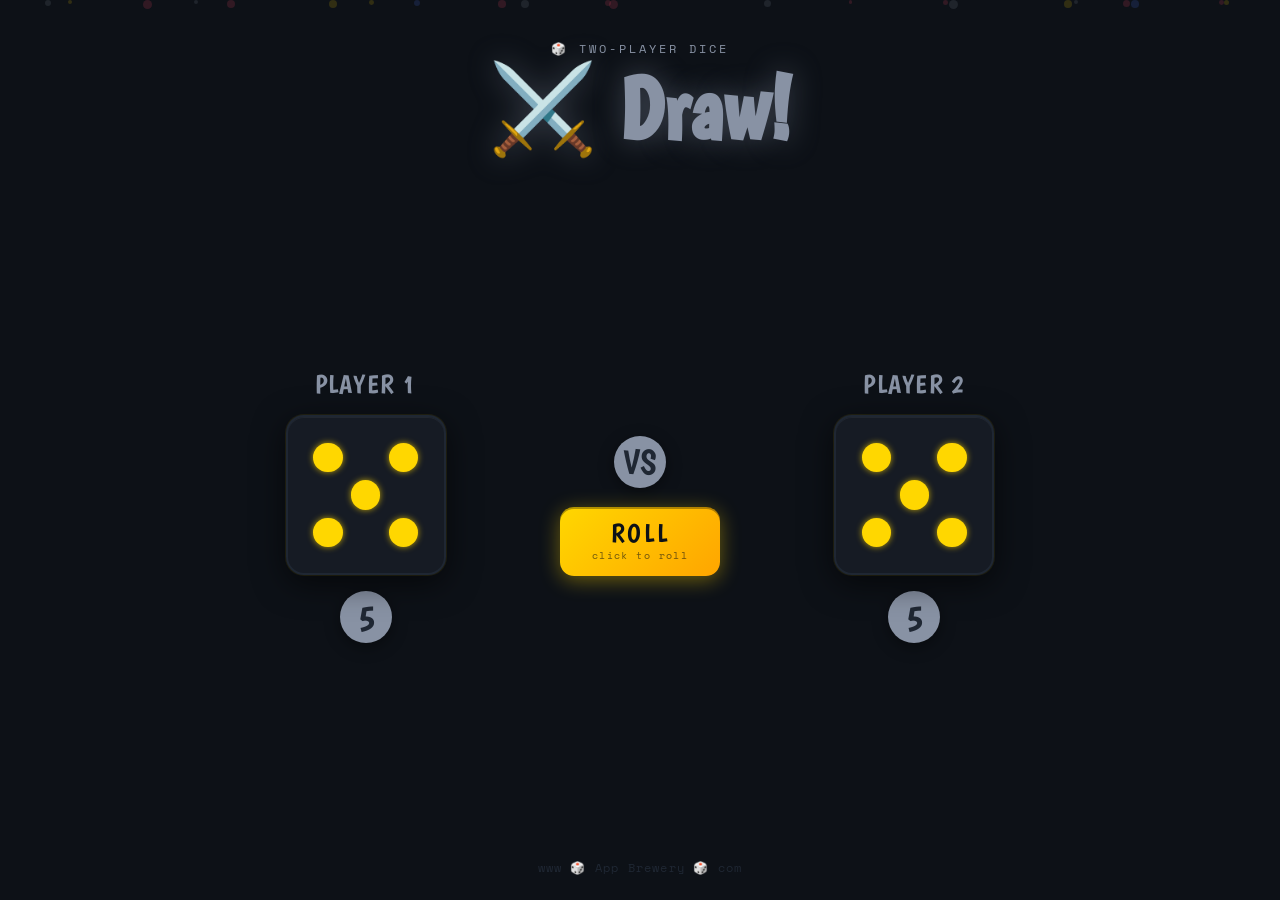
<file: Boss Level Challenge 01 – The Dice Game/index.html>
<!DOCTYPE html>
<html lang="en" dir="ltr">
  <head>
    <meta charset="utf-8" />
    <meta name="viewport" content="width=device-width, initial-scale=1.0" />
    <title>Dicee — Roll to Win</title>
    <link rel="stylesheet" href="styles.css" />
    <link
      href="https://fonts.googleapis.com/css2?family=Boogaloo&family=Space+Mono:wght@400;700&display=swap"
      rel="stylesheet"
    />
  </head>
  <body>
    <!-- Ambient particles -->
    <div class="particles" id="particles"></div>

    <div class="wrapper">
      <header>
        <p class="eyebrow">🎲 Two-Player Dice</p>
        <h1 class="result-title" id="result">Roll the Dice!</h1>
      </header>

      <main class="arena">
        <!-- Player 1 -->
        <div class="player-card" id="card1">
          <div class="player-label">Player 1</div>
          <div class="dice-wrap" id="diceWrap1">
            <div class="dice-face" id="dice1">
              <!-- dots injected by JS -->
            </div>
          </div>
          <div class="score-badge" id="score1">—</div>
        </div>

        <!-- VS divider -->
        <div class="vs-block">
          <span class="vs-text">VS</span>
          <button class="roll-btn" id="rollBtn" onclick="rollDice()">
            <span class="btn-label">ROLL</span>
            <span class="btn-sub">click to roll</span>
          </button>
        </div>

        <!-- Player 2 -->
        <div class="player-card" id="card2">
          <div class="player-label">Player 2</div>
          <div class="dice-wrap" id="diceWrap2">
            <div class="dice-face" id="dice2">
              <!-- dots injected by JS -->
            </div>
          </div>
          <div class="score-badge" id="score2">—</div>
        </div>
      </main>

      <footer>
        <p>www 🎲 App Brewery 🎲 com</p>
      </footer>
    </div>

    <script src="script.js"></script>
  </body>
</html>
</file>
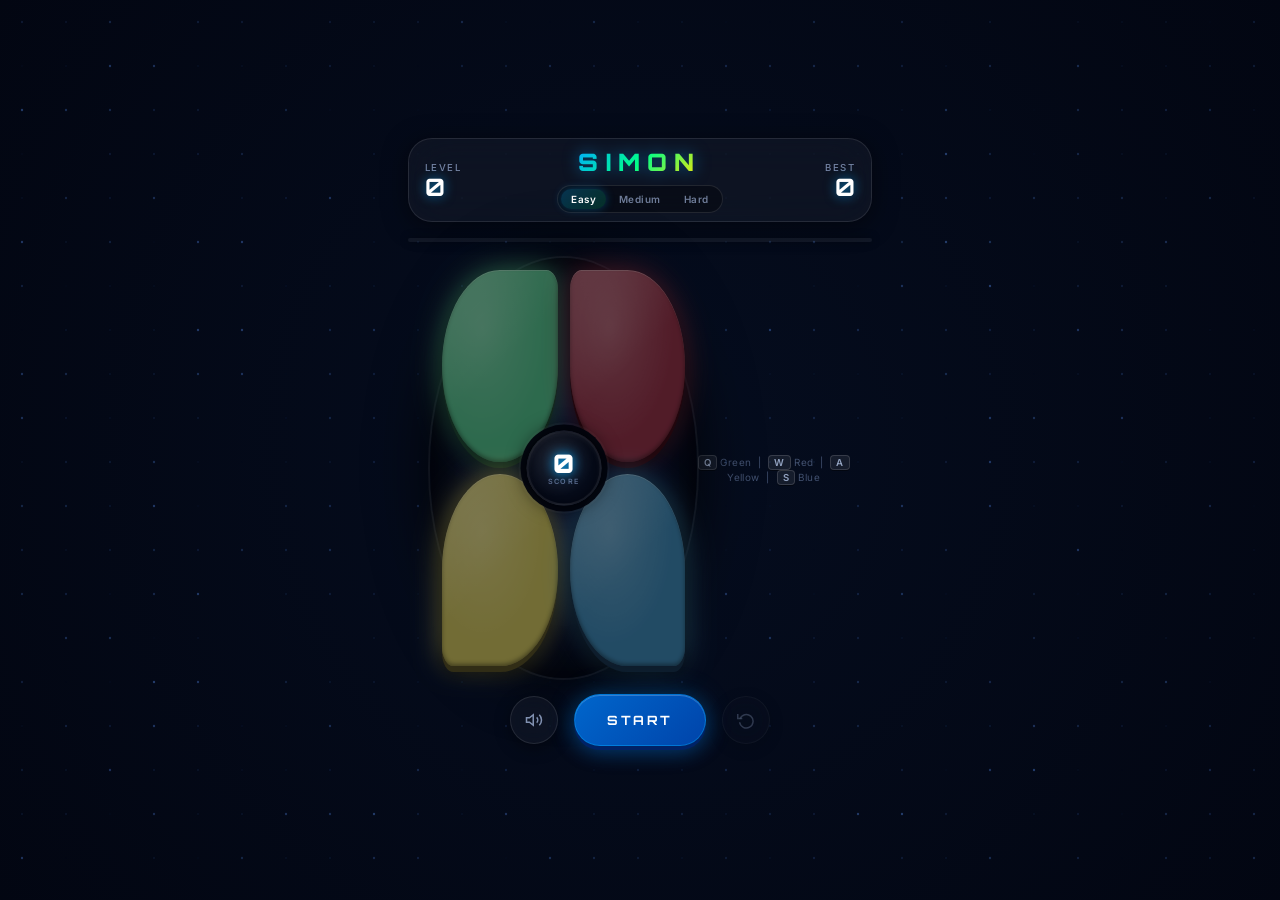
<file: Boss Level Challenge 02 – The Simon Game/index.html>
<!DOCTYPE html>
<html lang="en">
<head>
  <meta charset="UTF-8" />
  <meta name="viewport" content="width=device-width, initial-scale=1.0" />
  <title>Simon Says — Memory Game</title>
  <link rel="preconnect" href="https://fonts.googleapis.com" />
  <link rel="preconnect" href="https://fonts.gstatic.com" crossorigin />
  <link href="https://fonts.googleapis.com/css2?family=Orbitron:wght@400;700;900&family=Inter:wght@300;400;500;600&display=swap" rel="stylesheet" />
  <link rel="stylesheet" href="style.css" />
</head>
<body>

  <!-- Animated background canvas -->
  <canvas id="bg-canvas" aria-hidden="true"></canvas>

  <!-- Confetti container -->
  <div id="confetti-container" aria-hidden="true"></div>

  <!-- ── Main wrapper ── -->
  <div class="app-wrapper">

    <!-- ── Header / HUD ── -->
    <header class="hud" role="banner">
      <div class="hud-stat">
        <span class="hud-label">Level</span>
        <span class="hud-value" id="hud-level">0</span>
      </div>

      <div class="hud-center">
        <h1 class="game-title">SIMON</h1>
        <div class="mode-selector" role="group" aria-label="Difficulty mode">
          <button class="mode-btn active" data-mode="easy"   aria-pressed="true">Easy</button>
          <button class="mode-btn"        data-mode="medium" aria-pressed="false">Medium</button>
          <button class="mode-btn"        data-mode="hard"   aria-pressed="false">Hard</button>
        </div>
      </div>

      <div class="hud-stat">
        <span class="hud-label">Best</span>
        <span class="hud-value" id="hud-best">0</span>
      </div>
    </header>

    <!-- ── Progress bar ── -->
    <div class="progress-track" role="progressbar" aria-valuemin="0" aria-valuemax="100" aria-valuenow="0" aria-label="Round progress">
      <div class="progress-fill" id="progress-fill"></div>
    </div>

    <!-- ── Game board ── -->
    <main class="board-area" role="main">

      <!-- Countdown overlay -->
      <div class="countdown-overlay" id="countdown-overlay" aria-live="assertive" aria-atomic="true" hidden>
        <span class="countdown-digit" id="countdown-digit"></span>
      </div>

      <!-- Game over overlay -->
      <div class="result-overlay" id="result-overlay" hidden>
        <div class="result-card glass-panel">
          <p class="result-emoji" id="result-emoji">💀</p>
          <h2 class="result-heading" id="result-heading">Game Over</h2>
          <p class="result-sub" id="result-sub">You reached <strong id="result-level">0</strong></p>
          <p class="result-best" id="result-best-line" hidden>🏆 New High Score!</p>
          <div class="result-actions">
            <button class="action-btn primary" id="btn-play-again">Play Again</button>
            <button class="action-btn secondary" id="btn-menu">Menu</button>
          </div>
        </div>
      </div>

      <!-- Simon button grid -->
      <div class="simon-ring" role="group" aria-label="Simon game buttons">
        <button
          class="simon-btn" id="btn-green"
          data-color="green"
          aria-label="Green"
          data-key="q"
        ></button>
        <button
          class="simon-btn" id="btn-red"
          data-color="red"
          aria-label="Red"
          data-key="w"
        ></button>
        <button
          class="simon-btn" id="btn-yellow"
          data-color="yellow"
          aria-label="Yellow"
          data-key="a"
        ></button>
        <button
          class="simon-btn" id="btn-blue"
          data-color="blue"
          aria-label="Blue"
          data-key="s"
        ></button>

        <!-- Centre hub -->
        <div class="hub" aria-hidden="true">
          <span class="hub-score" id="hub-score">0</span>
          <span class="hub-label-small">score</span>
        </div>
      </div>

      <!-- Keyboard hint -->
      <p class="key-hint" aria-label="Keyboard shortcuts: Q = Green, W = Red, A = Yellow, S = Blue">
        <kbd>Q</kbd> Green &nbsp;|&nbsp; <kbd>W</kbd> Red &nbsp;|&nbsp; <kbd>A</kbd> Yellow &nbsp;|&nbsp; <kbd>S</kbd> Blue
      </p>

    </main>

    <!-- ── Control bar ── -->
    <footer class="controls" role="contentinfo">
      <button class="ctrl-btn" id="btn-sound" aria-label="Toggle sound" aria-pressed="true" title="Toggle sound">
        <svg class="icon icon-sound-on" viewBox="0 0 24 24" fill="none" stroke="currentColor" stroke-width="2" aria-hidden="true">
          <polygon points="11 5 6 9 2 9 2 15 6 15 11 19 11 5"/>
          <path d="M15.54 8.46a5 5 0 0 1 0 7.07"/>
          <path d="M19.07 4.93a10 10 0 0 1 0 14.14"/>
        </svg>
        <svg class="icon icon-sound-off" viewBox="0 0 24 24" fill="none" stroke="currentColor" stroke-width="2" aria-hidden="true" hidden>
          <polygon points="11 5 6 9 2 9 2 15 6 15 11 19 11 5"/>
          <line x1="23" y1="9" x2="17" y2="15"/><line x1="17" y1="9" x2="23" y2="15"/>
        </svg>
      </button>

      <button class="ctrl-btn primary-ctrl" id="btn-start" aria-label="Start game">
        Start
      </button>

      <button class="ctrl-btn" id="btn-restart" aria-label="Restart game" title="Restart" disabled>
        <svg class="icon" viewBox="0 0 24 24" fill="none" stroke="currentColor" stroke-width="2" aria-hidden="true">
          <polyline points="1 4 1 10 7 10"/>
          <path d="M3.51 15a9 9 0 1 0 .49-4.5"/>
        </svg>
      </button>
    </footer>

  </div><!-- /.app-wrapper -->

  <script src="script.js"></script>
</body>
</html>
</file>
<file: Boss Level Challenge 01 – The Dice Game/styles.css>
/* ── Reset & base ──────────────────────────────────────── */
*, *::before, *::after { box-sizing: border-box; margin: 0; padding: 0; }

:root {
  --navy:   #0D1117;
  --navy2:  #161B24;
  --navy3:  #1F2733;
  --gold:   #FFD700;
  --gold2:  #FFA500;
  --coral:  #FF4D6D;
  --slate:  #8892A4;
  --cream:  #F0EAD6;
  --white:  #FFFFFF;

  --font-display: 'Boogaloo', cursive;
  --font-mono:    'Space Mono', monospace;
}

html { scroll-behavior: smooth; }

body {
  background-color: var(--navy);
  color: var(--cream);
  font-family: var(--font-mono);
  min-height: 100vh;
  overflow-x: hidden;
  position: relative;
}

/* ── Ambient particles ─────────────────────────────────── */
.particles {
  position: fixed;
  inset: 0;
  pointer-events: none;
  z-index: 0;
  overflow: hidden;
}
.particle {
  position: absolute;
  border-radius: 50%;
  opacity: 0.15;
  animation: floatUp linear infinite;
}
@keyframes floatUp {
  0%   { transform: translateY(100vh) scale(0); opacity: 0; }
  10%  { opacity: 0.15; }
  90%  { opacity: 0.1; }
  100% { transform: translateY(-10vh) scale(1); opacity: 0; }
}

/* ── Layout wrapper ────────────────────────────────────── */
.wrapper {
  position: relative;
  z-index: 1;
  min-height: 100vh;
  display: flex;
  flex-direction: column;
  align-items: center;
  justify-content: space-between;
  padding: 2.5rem 1.5rem 1.5rem;
  gap: 1.5rem;
}

/* ── Header ────────────────────────────────────────────── */
header {
  text-align: center;
}

.eyebrow {
  font-family: var(--font-mono);
  font-size: 0.75rem;
  letter-spacing: 0.25em;
  text-transform: uppercase;
  color: var(--slate);
  margin-bottom: 0.5rem;
}

.result-title {
  font-family: var(--font-display);
  font-size: clamp(2.8rem, 8vw, 5.5rem);
  line-height: 1;
  color: var(--cream);
  text-shadow: 0 0 40px rgba(255, 215, 0, 0.25);
  transition: color 0.4s, text-shadow 0.4s;
}

.result-title.win1 {
  color: var(--gold);
  text-shadow: 0 0 60px rgba(255, 215, 0, 0.5), 0 0 100px rgba(255, 165, 0, 0.3);
}
.result-title.win2 {
  color: var(--coral);
  text-shadow: 0 0 60px rgba(255, 77, 109, 0.55), 0 0 100px rgba(255, 77, 109, 0.3);
}
.result-title.draw {
  color: var(--slate);
  text-shadow: 0 0 30px rgba(136, 146, 164, 0.4);
}

/* ── Arena (3-column layout) ───────────────────────────── */
.arena {
  display: flex;
  align-items: center;
  justify-content: center;
  gap: clamp(1.5rem, 5vw, 4rem);
  flex-wrap: wrap;
  width: 100%;
  max-width: 900px;
}

/* ── Player card ───────────────────────────────────────── */
.player-card {
  display: flex;
  flex-direction: column;
  align-items: center;
  gap: 1rem;
  flex: 1;
  min-width: 160px;
  max-width: 260px;
}

.player-label {
  font-family: var(--font-display);
  font-size: 1.6rem;
  letter-spacing: 0.05em;
  color: var(--slate);
  text-transform: uppercase;
}

/* ── Dice container ────────────────────────────────────── */
.dice-wrap {
  width: clamp(110px, 22vw, 160px);
  height: clamp(110px, 22vw, 160px);
  perspective: 600px;
}

.dice-face {
  width: 100%;
  height: 100%;
  background: var(--navy2);
  border-radius: 18px;
  border: 2px solid var(--navy3);
  box-shadow:
    0 0 0 1px rgba(255,215,0,0.08),
    0 8px 32px rgba(0,0,0,0.6),
    inset 0 1px 0 rgba(255,255,255,0.05);
  display: grid;
  grid-template-columns: repeat(3, 1fr);
  grid-template-rows: repeat(3, 1fr);
  padding: 16%;
  gap: 8%;
  transition: transform 0.1s;
  position: relative;
  transform-style: preserve-3d;
}

.dice-face.rolling {
  animation: rollAnim 0.5s ease-out;
}

@keyframes rollAnim {
  0%   { transform: rotateX(0deg)   rotateY(0deg)   scale(1); }
  25%  { transform: rotateX(180deg) rotateY(90deg)  scale(0.85); }
  60%  { transform: rotateX(360deg) rotateY(270deg) scale(1.08); }
  80%  { transform: rotateX(400deg) rotateY(310deg) scale(0.96); }
  100% { transform: rotateX(360deg) rotateY(360deg) scale(1); }
}

/* ── Dots ──────────────────────────────────────────────── */
.dot {
  width: 100%;
  height: 100%;
  border-radius: 50%;
  background: var(--gold);
  box-shadow: 0 0 6px rgba(255, 215, 0, 0.7);
  transition: background 0.3s, box-shadow 0.3s;
  opacity: 0; /* hidden by default; JS makes specific ones visible */
}
.dot.active {
  opacity: 1;
}

/* Winner card highlight */
.player-card.winner .dice-face {
  border-color: var(--gold);
  box-shadow:
    0 0 0 1px rgba(255,215,0,0.4),
    0 8px 48px rgba(255, 215, 0, 0.25),
    inset 0 1px 0 rgba(255,255,255,0.07);
}
.player-card.winner .dot {
  background: var(--gold);
  box-shadow: 0 0 8px rgba(255,215,0,0.9);
}
.player-card.loser .dice-face {
  opacity: 0.55;
}
.player-card.loser .dot {
  background: var(--slate);
  box-shadow: none;
}
.player-card.winner-p2 .dice-face {
  border-color: var(--coral);
  box-shadow:
    0 0 0 1px rgba(255,77,109,0.4),
    0 8px 48px rgba(255, 77, 109, 0.22),
    inset 0 1px 0 rgba(255,255,255,0.07);
}
.player-card.winner-p2 .dot {
  background: var(--coral);
  box-shadow: 0 0 8px rgba(255,77,109,0.9);
}

/* ── Score badge ───────────────────────────────────────── */
.score-badge {
  font-family: var(--font-display);
  font-size: 2.4rem;
  color: var(--navy3);
  background: var(--slate);
  width: 52px;
  height: 52px;
  display: flex;
  align-items: center;
  justify-content: center;
  border-radius: 50%;
  box-shadow: 0 4px 16px rgba(0,0,0,0.4);
  transition: background 0.4s, color 0.4s, box-shadow 0.4s;
}

.player-card.winner .score-badge {
  background: var(--gold);
  color: var(--navy);
  box-shadow: 0 4px 24px rgba(255, 215, 0, 0.5);
}
.player-card.winner-p2 .score-badge {
  background: var(--coral);
  color: var(--white);
  box-shadow: 0 4px 24px rgba(255, 77, 109, 0.5);
}

/* ── VS block ──────────────────────────────────────────── */
.vs-block {
  display: flex;
  flex-direction: column;
  align-items: center;
  gap: 1.2rem;
}

.vs-text {
  font-family: var(--font-display);
  font-size: clamp(1.4rem, 4vw, 2.2rem);
  color: var(--navy3);
  background: var(--slate);
  width: 52px;
  height: 52px;
  border-radius: 50%;
  display: flex;
  align-items: center;
  justify-content: center;
  box-shadow: 0 4px 16px rgba(0,0,0,0.4);
}

/* ── Roll button ───────────────────────────────────────── */
.roll-btn {
  background: linear-gradient(135deg, var(--gold), var(--gold2));
  color: var(--navy);
  border: none;
  border-radius: 14px;
  padding: 0.85rem 2rem;
  cursor: pointer;
  display: flex;
  flex-direction: column;
  align-items: center;
  gap: 0.1rem;
  box-shadow:
    0 4px 20px rgba(255, 215, 0, 0.4),
    0 2px 0 rgba(0,0,0,0.3) inset;
  transition: transform 0.15s, box-shadow 0.15s;
}
.roll-btn:hover {
  transform: translateY(-2px);
  box-shadow: 0 8px 32px rgba(255, 215, 0, 0.55), 0 2px 0 rgba(0,0,0,0.3) inset;
}
.roll-btn:active {
  transform: translateY(1px) scale(0.97);
  box-shadow: 0 2px 8px rgba(255, 215, 0, 0.3);
}

.btn-label {
  font-family: var(--font-display);
  font-size: 1.6rem;
  letter-spacing: 0.1em;
  line-height: 1;
}
.btn-sub {
  font-family: var(--font-mono);
  font-size: 0.6rem;
  letter-spacing: 0.15em;
  opacity: 0.6;
}

/* ── Footer ────────────────────────────────────────────── */
footer {
  text-align: center;
  color: var(--navy3);
  font-size: 0.75rem;
  letter-spacing: 0.1em;
  font-family: var(--font-mono);
}

/* ── Responsive ────────────────────────────────────────── */
@media (max-width: 520px) {
  .arena { gap: 1rem; }
  .vs-block { flex-direction: row; gap: 0.8rem; }
  .vs-text  { width: 36px; height: 36px; font-size: 1rem; }
}

@media (prefers-reduced-motion: reduce) {
  .dice-face.rolling { animation: none; }
  .particle          { animation: none; }
}
</file>
<file: Boss Level Challenge 02 – The Simon Game/style.css>
/* ============================================================
   SIMON SAYS — Premium Arcade CSS
   Design tokens → layout → components → animations → responsive
   ============================================================ */

/* ── 1. Design Tokens ─────────────────────────────────────── */
:root {
  /* Neon palette */
  --neon-green:   #00ff88;
  --neon-red:     #ff2255;
  --neon-yellow:  #ffe600;
  --neon-blue:    #00aaff;

  /* Button base colours (darker, lit by glow) */
  --btn-green:    #00c96a;
  --btn-red:      #cc1a44;
  --btn-yellow:   #ccb800;
  --btn-blue:     #0088dd;

  /* Button pressed colours */
  --btn-green-lit:  #aaffcc;
  --btn-red-lit:    #ffaabb;
  --btn-yellow-lit: #fff6aa;
  --btn-blue-lit:   #aaddff;

  /* Surfaces */
  --bg-void:      #020510;
  --glass-bg:     rgba(255, 255, 255, 0.04);
  --glass-border: rgba(255, 255, 255, 0.10);
  --glass-shine:  rgba(255, 255, 255, 0.07);

  /* Typography */
  --font-display: 'Orbitron', sans-serif;
  --font-body:    'Inter', sans-serif;

  /* Spacing */
  --gap-xs: 4px;
  --gap-sm: 8px;
  --gap-md: 16px;
  --gap-lg: 32px;
  --gap-xl: 48px;

  /* Radii */
  --r-sm: 8px;
  --r-md: 16px;
  --r-lg: 24px;
  --r-full: 9999px;

  /* Transitions */
  --ease-snap: cubic-bezier(0.175, 0.885, 0.32, 1.275);
  --ease-out:  cubic-bezier(0.22, 1, 0.36, 1);
  --t-fast: 80ms;
  --t-med:  200ms;
  --t-slow: 400ms;
}

/* ── 2. Reset & Base ──────────────────────────────────────── */
*, *::before, *::after { box-sizing: border-box; margin: 0; padding: 0; }

html {
  height: 100%;
  font-size: 16px;
}

body {
  min-height: 100%;
  background: var(--bg-void);
  color: #e0e8ff;
  font-family: var(--font-body);
  display: flex;
  align-items: center;
  justify-content: center;
  overflow: hidden;
  user-select: none;
  -webkit-tap-highlight-color: transparent;
}

button {
  font-family: inherit;
  cursor: pointer;
  border: none;
  outline: none;
  background: none;
}

button:focus-visible {
  outline: 2px solid var(--neon-blue);
  outline-offset: 3px;
}

/* ── 3. Animated Background Canvas ───────────────────────── */
#bg-canvas {
  position: fixed;
  inset: 0;
  width: 100%;
  height: 100%;
  z-index: 0;
  pointer-events: none;
}

/* ── 4. Confetti Layer ────────────────────────────────────── */
#confetti-container {
  position: fixed;
  inset: 0;
  pointer-events: none;
  z-index: 999;
  overflow: hidden;
}

.confetti-piece {
  position: absolute;
  top: -20px;
  width: 10px;
  height: 10px;
  border-radius: 2px;
  animation: confetti-fall linear forwards;
}

@keyframes confetti-fall {
  0%   { transform: translateY(0) rotate(0deg) scaleX(1);   opacity: 1; }
  80%  { opacity: 1; }
  100% { transform: translateY(110vh) rotate(720deg) scaleX(-1); opacity: 0; }
}

/* ── 5. App Wrapper ───────────────────────────────────────── */
.app-wrapper {
  position: relative;
  z-index: 1;
  width: min(480px, 96vw);
  display: flex;
  flex-direction: column;
  align-items: center;
  gap: var(--gap-md);
  padding: var(--gap-md) var(--gap-sm) var(--gap-lg);
}

/* ── 6. Glassmorphism Utility ─────────────────────────────── */
.glass-panel {
  background: var(--glass-bg);
  backdrop-filter: blur(18px) saturate(160%);
  -webkit-backdrop-filter: blur(18px) saturate(160%);
  border: 1px solid var(--glass-border);
  border-radius: var(--r-lg);
  box-shadow:
    0 0 0 1px var(--glass-shine) inset,
    0 8px 32px rgba(0, 0, 0, 0.6),
    0 2px 8px rgba(0, 0, 0, 0.4);
}

/* ── 7. HUD Header ────────────────────────────────────────── */
.hud {
  width: 100%;
  display: grid;
  grid-template-columns: 1fr auto 1fr;
  align-items: center;
  gap: var(--gap-sm);
  padding: var(--gap-sm) var(--gap-md);
  background: var(--glass-bg);
  backdrop-filter: blur(20px);
  -webkit-backdrop-filter: blur(20px);
  border: 1px solid var(--glass-border);
  border-radius: var(--r-lg);
  box-shadow: 0 4px 24px rgba(0,0,0,0.5);
}

.hud-stat {
  display: flex;
  flex-direction: column;
  align-items: center;
  gap: 2px;
}

.hud-stat:first-child { align-items: flex-start; }
.hud-stat:last-child  { align-items: flex-end; }

.hud-label {
  font-family: var(--font-body);
  font-size: 0.6rem;
  font-weight: 500;
  letter-spacing: 0.15em;
  text-transform: uppercase;
  color: rgba(160, 180, 220, 0.7);
}

.hud-value {
  font-family: var(--font-display);
  font-size: 1.5rem;
  font-weight: 700;
  color: #fff;
  text-shadow: 0 0 12px rgba(0, 170, 255, 0.6);
  line-height: 1;
  transition: color var(--t-med), text-shadow var(--t-med);
}

/* Center branding */
.hud-center {
  display: flex;
  flex-direction: column;
  align-items: center;
  gap: var(--gap-sm);
}

.game-title {
  font-family: var(--font-display);
  font-size: 1.5rem;
  font-weight: 900;
  letter-spacing: 0.3em;
  background: linear-gradient(135deg, #00aaff 0%, #00ff88 50%, #ffe600 100%);
  -webkit-background-clip: text;
  -webkit-text-fill-color: transparent;
  background-clip: text;
  filter: drop-shadow(0 0 8px rgba(0, 170, 255, 0.5));
  text-transform: uppercase;
}

/* Mode selector */
.mode-selector {
  display: flex;
  gap: 3px;
  background: rgba(0,0,0,0.3);
  padding: 3px;
  border-radius: var(--r-full);
  border: 1px solid var(--glass-border);
}

.mode-btn {
  font-family: var(--font-body);
  font-size: 0.62rem;
  font-weight: 600;
  letter-spacing: 0.05em;
  padding: 4px 10px;
  border-radius: var(--r-full);
  color: rgba(180, 200, 240, 0.6);
  transition: all var(--t-med) var(--ease-out);
}

.mode-btn.active,
.mode-btn[aria-pressed="true"] {
  background: linear-gradient(135deg, rgba(0,170,255,0.25), rgba(0,255,136,0.15));
  color: #fff;
  box-shadow: 0 0 10px rgba(0, 170, 255, 0.3);
}

.mode-btn:hover:not(.active) { color: rgba(200, 220, 255, 0.85); }

/* ── 8. Progress Bar ──────────────────────────────────────── */
.progress-track {
  width: 100%;
  height: 4px;
  background: rgba(255,255,255,0.06);
  border-radius: var(--r-full);
  overflow: hidden;
  box-shadow: 0 0 8px rgba(0,0,0,0.4);
}

.progress-fill {
  height: 100%;
  width: 0%;
  border-radius: var(--r-full);
  background: linear-gradient(90deg, var(--neon-blue), var(--neon-green));
  box-shadow: 0 0 10px var(--neon-blue), 0 0 20px rgba(0,170,255,0.3);
  transition: width 0.5s var(--ease-out);
}

/* ── 9. Board Area ────────────────────────────────────────── */
.board-area {
  position: relative;
  width: 100%;
  aspect-ratio: 1;
  max-width: 420px;
  display: flex;
  align-items: center;
  justify-content: center;
}

/* ── 10. Countdown Overlay ────────────────────────────────── */
.countdown-overlay {
  position: absolute;
  inset: 0;
  z-index: 20;
  display: flex;
  align-items: center;
  justify-content: center;
  background: rgba(2, 5, 16, 0.75);
  backdrop-filter: blur(6px);
  -webkit-backdrop-filter: blur(6px);
  border-radius: 50%;
}

.countdown-overlay[hidden] { display: none; }

.countdown-digit {
  font-family: var(--font-display);
  font-size: 7rem;
  font-weight: 900;
  color: #fff;
  text-shadow:
    0 0 20px var(--neon-blue),
    0 0 60px rgba(0, 170, 255, 0.5);
  animation: count-pop var(--t-slow) var(--ease-snap) both;
}

@keyframes count-pop {
  0%   { transform: scale(1.6); opacity: 0; }
  40%  { transform: scale(0.9); opacity: 1; }
  100% { transform: scale(1);   opacity: 1; }
}

/* ── 11. Result Overlay ───────────────────────────────────── */
.result-overlay {
  position: absolute;
  inset: 0;
  z-index: 30;
  display: flex;
  align-items: center;
  justify-content: center;
  border-radius: 50%;
  overflow: hidden;
  background: rgba(2, 5, 16, 0.7);
  backdrop-filter: blur(8px);
  -webkit-backdrop-filter: blur(8px);
  animation: fade-in var(--t-slow) var(--ease-out) both;
}

.result-overlay[hidden] { display: none; }

.result-card {
  padding: var(--gap-lg) var(--gap-xl);
  text-align: center;
  display: flex;
  flex-direction: column;
  align-items: center;
  gap: var(--gap-sm);
  animation: card-rise var(--t-slow) var(--ease-snap) both;
}

@keyframes card-rise {
  from { transform: translateY(24px) scale(0.92); opacity: 0; }
  to   { transform: translateY(0) scale(1);        opacity: 1; }
}

.result-emoji {
  font-size: 2.5rem;
  line-height: 1;
}

.result-heading {
  font-family: var(--font-display);
  font-size: 1.4rem;
  font-weight: 900;
  letter-spacing: 0.1em;
  color: #fff;
}

.result-sub {
  font-size: 0.85rem;
  color: rgba(180, 200, 240, 0.8);
}

.result-sub strong {
  font-family: var(--font-display);
  font-size: 1.1rem;
  color: #fff;
}

.result-best {
  font-size: 0.8rem;
  font-weight: 600;
  color: var(--neon-yellow);
  text-shadow: 0 0 10px rgba(255, 230, 0, 0.5);
  letter-spacing: 0.05em;
}

.result-actions {
  display: flex;
  gap: var(--gap-sm);
  margin-top: var(--gap-sm);
}

/* ── 12. Simon Ring & Buttons ─────────────────────────────── */
.simon-ring {
  position: relative;
  width: 100%;
  height: 100%;
  display: grid;
  grid-template-columns: 1fr 1fr;
  grid-template-rows: 1fr 1fr;
  gap: 12px;
  padding: 12px;
  border-radius: 50%;
  background:
    radial-gradient(ellipse at center, rgba(10,20,50,0.9) 0%, rgba(2,5,16,0.98) 70%);
  box-shadow:
    0 0 0 2px rgba(255,255,255,0.05),
    0 0 60px rgba(0, 0, 0, 0.8),
    inset 0 0 40px rgba(0,0,0,0.5);
}

/* ── Simon button base ── */
.simon-btn {
  position: relative;
  border-radius: 50%;
  border: none;
  cursor: pointer;
  overflow: hidden;
  transition:
    transform var(--t-fast) var(--ease-snap),
    box-shadow var(--t-fast) var(--ease-out),
    filter var(--t-fast) var(--ease-out);

  /* 3D base surface */
  background: radial-gradient(ellipse at 35% 30%, rgba(255,255,255,0.18) 0%, transparent 60%),
              var(--btn-color);

  /* Resting shadow: bottom-heavy = depth illusion */
  box-shadow:
    0 6px 0 0 var(--shadow-color),
    0 8px 16px rgba(0,0,0,0.6),
    0 0 30px -4px var(--glow-color),
    inset 0 1px 0 rgba(255,255,255,0.25),
    inset 0 -2px 4px rgba(0,0,0,0.4);
}

/* Shimmer layer */
.simon-btn::before {
  content: '';
  position: absolute;
  inset: 0;
  border-radius: inherit;
  background: linear-gradient(135deg, rgba(255,255,255,0.18) 0%, transparent 50%);
  pointer-events: none;
}

/* Glow halo (hidden at rest, shown on flash/press) */
.simon-btn::after {
  content: '';
  position: absolute;
  inset: -8px;
  border-radius: 50%;
  background: radial-gradient(ellipse at center, var(--glow-color) 0%, transparent 70%);
  opacity: 0;
  transition: opacity var(--t-fast);
  pointer-events: none;
}

/* ── Individual button colours & tokens ── */
#btn-green {
  --btn-color:   var(--btn-green);
  --shadow-color: #004d2a;
  --glow-color:   var(--neon-green);
  grid-area: 1 / 1;
  border-radius: 50% 10% 50% 50%;
}

#btn-red {
  --btn-color:   var(--btn-red);
  --shadow-color: #5a0018;
  --glow-color:   var(--neon-red);
  grid-area: 1 / 2;
  border-radius: 10% 50% 50% 50%;
}

#btn-yellow {
  --btn-color:   var(--btn-yellow);
  --shadow-color: #5a4d00;
  --glow-color:   var(--neon-yellow);
  grid-area: 2 / 1;
  border-radius: 50% 50% 50% 10%;
}

#btn-blue {
  --btn-color:   var(--btn-blue);
  --shadow-color: #003566;
  --glow-color:   var(--neon-blue);
  grid-area: 2 / 2;
  border-radius: 50% 50% 10% 50%;
}

/* ── Hover state ── */
.simon-btn:hover {
  transform: translateY(-2px);
  box-shadow:
    0 8px 0 0 var(--shadow-color),
    0 12px 24px rgba(0,0,0,0.6),
    0 0 40px -2px var(--glow-color),
    inset 0 1px 0 rgba(255,255,255,0.3),
    inset 0 -2px 4px rgba(0,0,0,0.4);
}

.simon-btn:hover::after { opacity: 0.35; }

/* ── Active / pressed state ── */
.simon-btn:active,
.simon-btn.pressed {
  transform: translateY(5px) scale(0.96);
  box-shadow:
    0 1px 0 0 var(--shadow-color),
    0 2px 8px rgba(0,0,0,0.5),
    0 0 60px 4px var(--glow-color),
    inset 0 4px 8px rgba(0,0,0,0.5);
  filter: brightness(1.6) saturate(1.3);
}

.simon-btn.pressed::after { opacity: 0.7; }

/* ── Flash animation (Simon playback) ── */
.simon-btn.flash {
  transform: translateY(4px) scale(0.97);
  filter: brightness(2) saturate(1.4);
  box-shadow:
    0 1px 0 0 var(--shadow-color),
    0 0 80px 12px var(--glow-color),
    inset 0 4px 8px rgba(0,0,0,0.3);
}

.simon-btn.flash::after { opacity: 0.9; }

/* ── Disabled state (during Simon playback) ── */
.simon-btn:disabled {
  cursor: not-allowed;
  filter: brightness(0.6) saturate(0.5);
}

/* ── 13. Centre Hub ───────────────────────────────────────── */
.hub {
  position: absolute;
  top: 50%;
  left: 50%;
  transform: translate(-50%, -50%);
  width: 28%;
  aspect-ratio: 1;
  border-radius: 50%;
  background:
    radial-gradient(ellipse at 40% 35%, rgba(255,255,255,0.1) 0%, transparent 60%),
    radial-gradient(ellipse at center, #0a1428 0%, #020510 80%);
  border: 2px solid rgba(255,255,255,0.08);
  box-shadow:
    0 0 20px rgba(0,0,0,0.9),
    0 0 0 6px rgba(2,5,16,0.95),
    0 0 0 8px rgba(255,255,255,0.04),
    inset 0 2px 4px rgba(255,255,255,0.06);
  display: flex;
  flex-direction: column;
  align-items: center;
  justify-content: center;
  gap: 1px;
  z-index: 10;
  pointer-events: none;
}

.hub-score {
  font-family: var(--font-display);
  font-size: clamp(1rem, 4vw, 1.6rem);
  font-weight: 900;
  color: #fff;
  line-height: 1;
  text-shadow: 0 0 12px var(--neon-blue);
  transition: transform var(--t-med) var(--ease-snap), text-shadow var(--t-med);
}

.hub-score.pop {
  animation: hub-pop var(--t-slow) var(--ease-snap);
}

@keyframes hub-pop {
  0%   { transform: scale(1); }
  40%  { transform: scale(1.35); }
  100% { transform: scale(1); }
}

.hub-label-small {
  font-family: var(--font-body);
  font-size: 0.45rem;
  font-weight: 600;
  letter-spacing: 0.2em;
  text-transform: uppercase;
  color: rgba(140, 165, 210, 0.6);
}

/* ── 14. Keyboard Hint ────────────────────────────────────── */
.key-hint {
  font-size: 0.62rem;
  color: rgba(140, 165, 210, 0.45);
  letter-spacing: 0.04em;
  text-align: center;
  margin-top: var(--gap-xs);
}

kbd {
  display: inline-block;
  padding: 1px 5px;
  background: rgba(255,255,255,0.07);
  border: 1px solid rgba(255,255,255,0.14);
  border-radius: 4px;
  font-family: var(--font-body);
  font-size: 0.6rem;
  font-weight: 600;
  color: rgba(200,220,255,0.7);
  box-shadow: 0 1px 0 rgba(0,0,0,0.4);
}

/* ── 15. Control Bar ──────────────────────────────────────── */
.controls {
  display: flex;
  align-items: center;
  justify-content: center;
  gap: var(--gap-md);
  width: 100%;
}

/* Icon control button */
.ctrl-btn {
  display: flex;
  align-items: center;
  justify-content: center;
  width: 48px;
  height: 48px;
  border-radius: 50%;
  background: var(--glass-bg);
  border: 1px solid var(--glass-border);
  color: rgba(180, 200, 240, 0.7);
  backdrop-filter: blur(12px);
  -webkit-backdrop-filter: blur(12px);
  box-shadow: 0 4px 16px rgba(0,0,0,0.4);
  transition: all var(--t-med) var(--ease-out);
}

.ctrl-btn:hover {
  color: #fff;
  border-color: rgba(255,255,255,0.2);
  box-shadow: 0 4px 20px rgba(0,0,0,0.5), 0 0 12px rgba(0,170,255,0.2);
  transform: translateY(-2px);
}

.ctrl-btn:active { transform: translateY(0) scale(0.94); }

.ctrl-btn:disabled {
  opacity: 0.35;
  cursor: not-allowed;
  transform: none;
}

.icon {
  width: 18px;
  height: 18px;
  flex-shrink: 0;
}

/* Start button — primary CTA */
.primary-ctrl {
  width: auto;
  min-width: 120px;
  height: 52px;
  border-radius: var(--r-full);
  padding: 0 var(--gap-lg);
  font-family: var(--font-display);
  font-size: 0.8rem;
  font-weight: 700;
  letter-spacing: 0.2em;
  text-transform: uppercase;
  color: #fff;
  background: linear-gradient(135deg, #0066cc 0%, #0044aa 100%);
  border: 1px solid rgba(0, 170, 255, 0.4);
  box-shadow:
    0 4px 0 #002266,
    0 6px 20px rgba(0, 100, 200, 0.4),
    0 0 30px rgba(0, 170, 255, 0.2),
    inset 0 1px 0 rgba(255,255,255,0.2);
  transition: all var(--t-med) var(--ease-snap);
}

.primary-ctrl:hover {
  background: linear-gradient(135deg, #0077ee 0%, #0055cc 100%);
  box-shadow:
    0 6px 0 #002266,
    0 10px 30px rgba(0, 100, 200, 0.5),
    0 0 50px rgba(0, 170, 255, 0.35),
    inset 0 1px 0 rgba(255,255,255,0.25);
  transform: translateY(-2px);
}

.primary-ctrl:active {
  transform: translateY(3px);
  box-shadow:
    0 1px 0 #002266,
    0 2px 8px rgba(0,0,0,0.4),
    inset 0 2px 4px rgba(0,0,0,0.3);
}

/* ── 16. Action Buttons (result overlay) ──────────────────── */
.action-btn {
  padding: 10px 22px;
  border-radius: var(--r-full);
  font-family: var(--font-display);
  font-size: 0.7rem;
  font-weight: 700;
  letter-spacing: 0.15em;
  text-transform: uppercase;
  transition: all var(--t-med) var(--ease-snap);
}

.action-btn.primary {
  background: linear-gradient(135deg, #00aa55 0%, #007733 100%);
  color: #fff;
  border: 1px solid rgba(0, 255, 136, 0.35);
  box-shadow:
    0 3px 0 #003d1a,
    0 0 20px rgba(0, 200, 100, 0.3);
}

.action-btn.primary:hover {
  background: linear-gradient(135deg, #00cc66 0%, #009944 100%);
  transform: translateY(-2px);
  box-shadow: 0 5px 0 #003d1a, 0 0 30px rgba(0, 255, 136, 0.4);
}

.action-btn.secondary {
  background: rgba(255,255,255,0.06);
  color: rgba(200, 220, 255, 0.75);
  border: 1px solid rgba(255,255,255,0.12);
}

.action-btn.secondary:hover {
  background: rgba(255,255,255,0.1);
  color: #fff;
  transform: translateY(-1px);
}

/* ── 17. Screen Shake ─────────────────────────────────────── */
@keyframes screen-shake {
  0%,100% { transform: translateX(0) rotate(0); }
  10%     { transform: translateX(-8px) rotate(-0.5deg); }
  20%     { transform: translateX(8px) rotate(0.5deg); }
  30%     { transform: translateX(-10px) rotate(-0.3deg); }
  40%     { transform: translateX(10px) rotate(0.3deg); }
  50%     { transform: translateX(-6px) rotate(-0.2deg); }
  60%     { transform: translateX(6px) rotate(0.2deg); }
  70%     { transform: translateX(-4px); }
  80%     { transform: translateX(4px); }
  90%     { transform: translateX(-2px); }
}

.app-wrapper.shake {
  animation: screen-shake 0.6s var(--ease-out) both;
}

/* ── 18. Game-Over Body State ─────────────────────────────── */
body.game-over::before {
  content: '';
  position: fixed;
  inset: 0;
  background: radial-gradient(ellipse at center, rgba(200, 0, 40, 0.18) 0%, transparent 70%);
  pointer-events: none;
  z-index: 998;
  animation: gameover-flash 0.5s ease both;
}

@keyframes gameover-flash {
  0%   { opacity: 0; }
  30%  { opacity: 1; }
  100% { opacity: 0; }
}

/* ── 19. Misc Animations ──────────────────────────────────── */
@keyframes fade-in {
  from { opacity: 0; }
  to   { opacity: 1; }
}

@keyframes pulse-glow {
  0%, 100% { box-shadow: 0 0 16px 2px var(--glow-color); }
  50%       { box-shadow: 0 0 32px 8px var(--glow-color); }
}

/* HUD value pulse on level-up */
@keyframes hud-pulse {
  0%   { transform: scale(1); color: #fff; }
  50%  { transform: scale(1.3); color: var(--neon-green); }
  100% { transform: scale(1); color: #fff; }
}

.hud-value.pulse {
  animation: hud-pulse 0.4s var(--ease-snap) both;
}

/* ── 20. Sound-muted icon swap ────────────────────────────── */
#btn-sound[aria-pressed="false"] .icon-sound-on  { display: none; }
#btn-sound[aria-pressed="false"] .icon-sound-off { display: block !important; }
#btn-sound[aria-pressed="true"]  .icon-sound-off { display: none; }

/* ── 21. Reduced Motion ───────────────────────────────────── */
@media (prefers-reduced-motion: reduce) {
  *, *::before, *::after {
    animation-duration: 0.01ms !important;
    transition-duration: 0.01ms !important;
  }
}

/* ── 22. Responsive — Tablet ──────────────────────────────── */
@media (max-width: 520px) {
  .app-wrapper { gap: var(--gap-sm); padding-bottom: var(--gap-md); }
  .game-title  { font-size: 1.2rem; }
  .hud-value   { font-size: 1.2rem; }
}

/* ── 23. Responsive — Mobile ──────────────────────────────── */
@media (max-width: 380px) {
  .game-title      { font-size: 1rem; letter-spacing: 0.2em; }
  .mode-btn        { font-size: 0.55rem; padding: 3px 8px; }
  .primary-ctrl    { min-width: 100px; font-size: 0.7rem; }
  .ctrl-btn        { width: 42px; height: 42px; }
  .result-card     { padding: var(--gap-md); }
  .result-heading  { font-size: 1.1rem; }
  .action-btn      { padding: 8px 16px; font-size: 0.65rem; }
  .key-hint        { display: none; }
}

/* ── 24. Landscape mobile ─────────────────────────────────── */
@media (max-height: 500px) and (orientation: landscape) {
  .app-wrapper { flex-direction: row; flex-wrap: wrap; max-width: 720px; width: 96vw; }
  .hud         { order: 0; width: 100%; }
  .progress-track { order: 1; width: 100%; }
  .board-area  { order: 2; width: 44vw; aspect-ratio: 1; }
  .controls    { order: 3; flex-direction: column; width: auto; }
  .key-hint    { display: none; }
}
</file>
